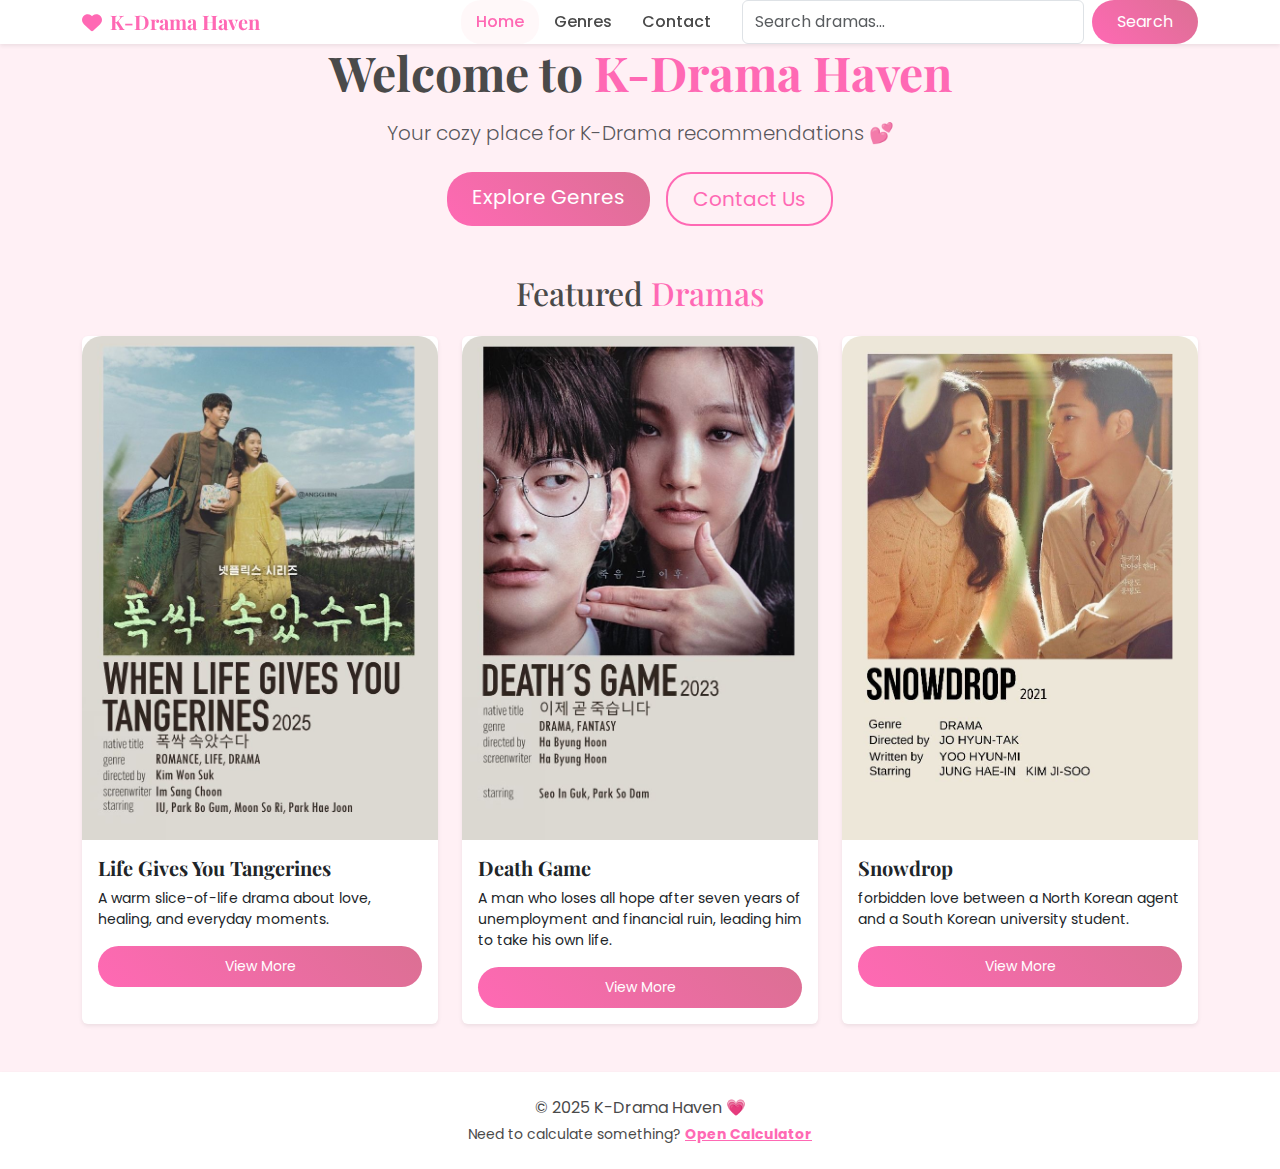
<file: index.html>
<!DOCTYPE html>
<html lang="en">
<head>
    <title>K-Drama Haven | Home</title>
    <meta charset="UTF-8">
    <meta name="viewport" content="width=device-width, initial-scale=1">

    <!-- Bootstrap -->
    <link href="https://cdn.jsdelivr.net/npm/bootstrap@5.3.2/dist/css/bootstrap.min.css" rel="stylesheet">

    <!-- Icons -->
    <link rel="stylesheet" href="https://cdnjs.cloudflare.com/ajax/libs/font-awesome/6.4.0/css/all.min.css">

    <!-- Fonts -->
    <link href="https://fonts.googleapis.com/css2?family=Playfair+Display:wght@600&family=Poppins:wght@300;400;500&display=swap" rel="stylesheet">

    <!-- CSS -->
    <link rel="stylesheet" href="style.css">
</head>

<body class="bg-pink-light">

<!-- NAVBAR -->
<nav class="navbar navbar-expand-lg bg-white shadow-sm sticky-top p-0">
    <div class="container">
        <a class="navbar-brand fw-bold text-pink" href="index.html">
            <i class="fas fa-heart me-2"></i>K-Drama Haven
        </a>

        <button class="navbar-toggler" type="button" data-bs-toggle="collapse" data-bs-target="#navbarNav">
            <span class="navbar-toggler-icon"></span>
        </button>

        <div class="collapse navbar-collapse" id="navbarNav">
            <ul class="navbar-nav ms-auto me-3">
                <li class="nav-item"><a class="nav-link active" href="index.html">Home</a></li>
                <li class="nav-item"><a class="nav-link" href="genres.html">Genres</a></li>
                <li class="nav-item"><a class="nav-link" href="contact.html">Contact</a></li>
            </ul>

            <form class="d-flex" role="search">
                <input class="form-control me-2" type="search" placeholder="Search dramas...">
                <button class="btn btn-pink" type="submit">Search</button>
            </form>
        </div>
    </div>
</nav>

<!-- HERO -->
<section class="text-center mt-0 pt-0 pb-5">
    <div class="container">
        <h1 class="display-5 fw-bold mb-3 mt-0">
            Welcome to <span class="text-pink">K-Drama Haven</span>
        </h1>

        <p class="lead text-muted mb-4">
            Your cozy place for K-Drama recommendations 💕
        </p>

        <div class="d-flex justify-content-center gap-3">
            <a href="genres.html" class="btn btn-pink btn-lg">Explore Genres</a>
            <a href="contact.html" class="btn btn-outline-pink btn-lg">Contact Us</a>
        </div>
    </div>
</section>

<!-- FEATURED DRAMAS -->
<section class="pb-5">
    <div class="container">
        <h2 class="mb-4 text-center">
            Featured <span class="text-pink">Dramas</span>
        </h2>

        <div class="row g-4">

            <!-- CARD 1 -->
            <div class="col-md-4">
                <div class="card border-0 shadow-sm h-100 drama-card">
                    <img src="when life gives you tangerines.jpg"
                         class="card-img-top"
                         alt="Life Gives You Tangerines">
                    <div class="card-body">
                        <h5 class="card-title fw-bold">Life Gives You Tangerines</h5>
                        <p class="card-text small">
                            A warm slice-of-life drama about love, healing, and everyday moments.
                        </p>
                        <a href="romance.html" class="btn btn-pink btn-sm w-100">
                            View More
                        </a>
                    </div>
                </div>
            </div>

            <!-- CARD 2 -->
            <div class="col-md-4">
                <div class="card border-0 shadow-sm h-100 drama-card">
                    <img src="death game.jpg"
                         class="card-img-top"
                         alt="Death Game">
                    <div class="card-body">
                        <h5 class="card-title fw-bold">Death Game</h5>
                        <p class="card-text small">
                            A man who loses all hope after seven years of unemployment and financial ruin, 
                            leading him to take his own life. 
                        </p>
                        <a href="thriller.html" class="btn btn-pink btn-sm w-100">
                            View More
                        </a>
                    </div>
                </div>
            </div>

            <!-- CARD 3 -->
            <div class="col-md-4">
                <div class="card border-0 shadow-sm h-100 drama-card">
                    <img src="snowdrop.jpg"
                         class="card-img-top"
                         alt="Snowdrop">
                    <div class="card-body">
                        <h5 class="card-title fw-bold">Snowdrop</h5>
                        <p class="card-text small">
                           forbidden love between a North Korean agent and a South Korean university student. 
                        </p>
                        <a href="comedy.html" class="btn btn-pink btn-sm w-100">
                            View More
                        </a>
                    </div>
                </div>
            </div>

        </div>
    </div>
</section>

<footer class="bg-white text-center p-4 shadow-sm">
    <p class="mb-1">© 2025 K-Drama Haven 💗</p>
    <p class="small mb-0">
        Need to calculate something?
        <a href="calculator.html" class="text-pink fw-bold">
            Open Calculator
        </a>
    </p>
</footer>


<!-- Bootstrap JS (required for navbar toggler) -->
<script src="https://cdn.jsdelivr.net/npm/bootstrap@5.3.2/dist/js/bootstrap.bundle.min.js"></script>

</body>
</html>
</file>
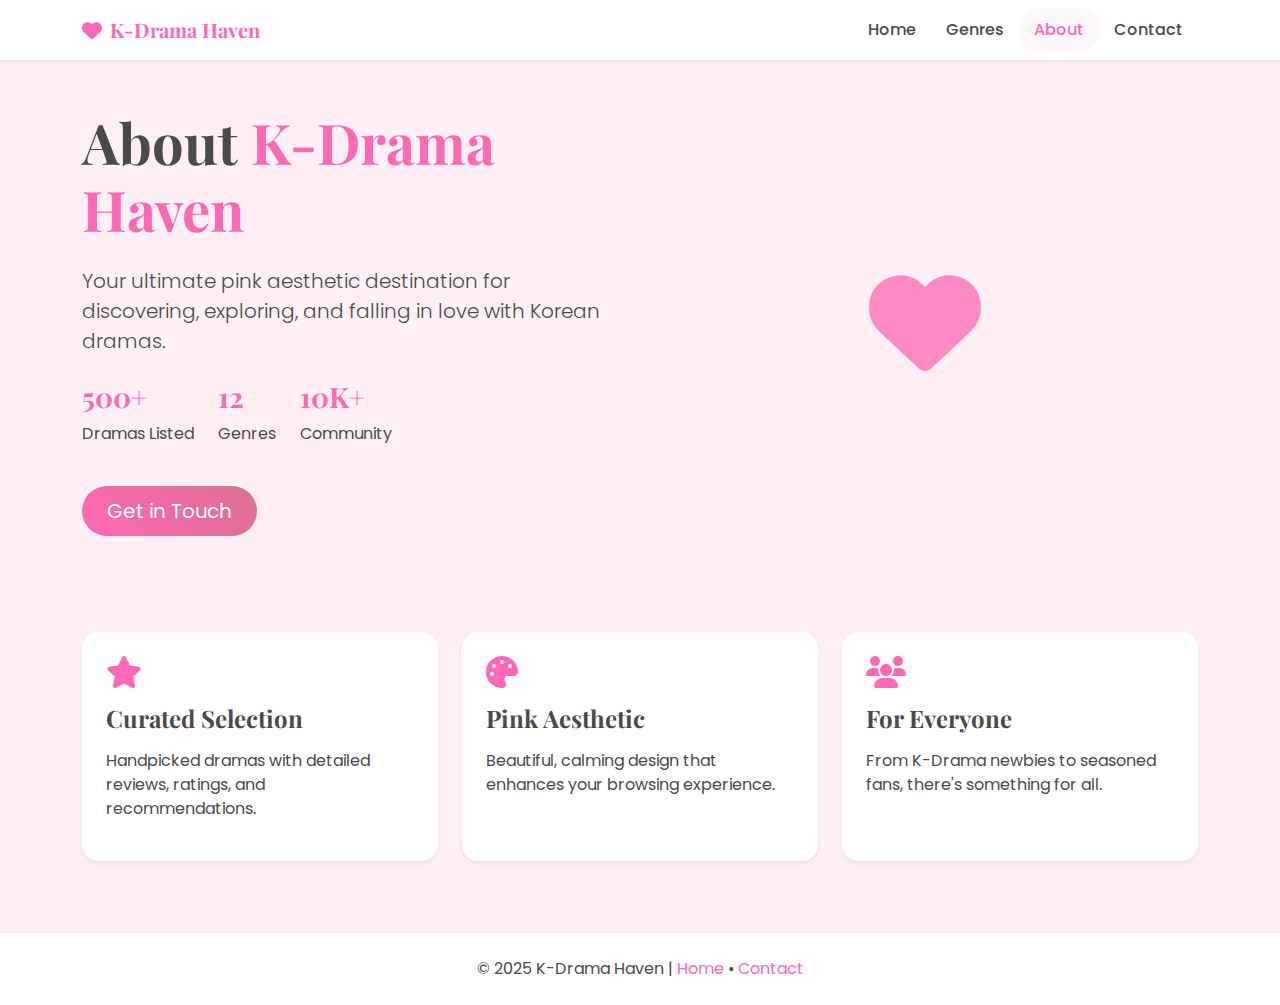
<file: about.html>
<!DOCTYPE html>
<html lang="en">
<head>
    <title>About | K-Drama Haven</title>
    <meta charset="UTF-8">
    <meta name="viewport" content="width=device-width, initial-scale=1">
    <link href="https://cdn.jsdelivr.net/npm/bootstrap@5.3.2/dist/css/bootstrap.min.css" rel="stylesheet">
    <link rel="stylesheet" href="https://cdnjs.cloudflare.com/ajax/libs/font-awesome/6.4.0/css/all.min.css">
    <link href="https://fonts.googleapis.com/css2?family=Playfair+Display:wght@400;700&family=Poppins:wght@300;400;500;600&display=swap" rel="stylesheet">
    <link rel="stylesheet" href="style.css">
</head>
<body class="bg-pink-light">
<nav class="navbar navbar-expand-lg navbar-light bg-white shadow-sm">
    <div class="container">
        <a class="navbar-brand fw-bold text-pink" href="index.html"><i class="fas fa-heart me-2"></i>K-Drama Haven</a>
        <button class="navbar-toggler" data-bs-toggle="collapse" data-bs-target="#navbarMenu"><span class="navbar-toggler-icon"></span></button>
        <div class="collapse navbar-collapse" id="navbarMenu">
            <ul class="navbar-nav ms-auto">
                <li class="nav-item"><a class="nav-link" href="index.html">Home</a></li>
                <li class="nav-item"><a class="nav-link" href="genres.html">Genres</a></li>
                <li class="nav-item"><a class="nav-link active" href="about.html">About</a></li>
                <li class="nav-item"><a class="nav-link" href="contact.html">Contact</a></li>
            </ul>
        </div>
    </div>
</nav>

<section class="about-section py-5">
    <div class="container">
        <div class="row align-items-center">
            <div class="col-lg-6">
                <h1 class="display-4 fw-bold mb-4">About <span class="text-pink">K-Drama Haven</span></h1>
                <p class="lead mb-4">Your ultimate pink aesthetic destination for discovering, exploring, and falling in love with Korean dramas.</p>
                <div class="d-flex mb-4">
                    <div class="me-4"><h3 class="text-pink fw-bold">500+</h3><p>Dramas Listed</p></div>
                    <div class="me-4"><h3 class="text-pink fw-bold">12</h3><p>Genres</p></div>
                    <div><h3 class="text-pink fw-bold">10K+</h3><p>Community</p></div>
                </div>
                <a href="contact.html" class="btn btn-pink btn-lg">Get in Touch</a>
            </div>
            <div class="col-lg-6 text-center">
                <div class="about-image p-4">
                    <i class="fas fa-heart fa-7x text-pink opacity-75"></i>
                </div>
            </div>
        </div>
        
        <div class="row mt-5 pt-5">
            <div class="col-md-4 mb-4">
                <div class="p-4 bg-white rounded-4 shadow-sm h-100">
                    <i class="fas fa-star fa-2x text-pink mb-3"></i>
                    <h4 class="fw-bold mb-3">Curated Selection</h4>
                    <p>Handpicked dramas with detailed reviews, ratings, and recommendations.</p>
                </div>
            </div>
            <div class="col-md-4 mb-4">
                <div class="p-4 bg-white rounded-4 shadow-sm h-100">
                    <i class="fas fa-palette fa-2x text-pink mb-3"></i>
                    <h4 class="fw-bold mb-3">Pink Aesthetic</h4>
                    <p>Beautiful, calming design that enhances your browsing experience.</p>
                </div>
            </div>
            <div class="col-md-4 mb-4">
                <div class="p-4 bg-white rounded-4 shadow-sm h-100">
                    <i class="fas fa-users fa-2x text-pink mb-3"></i>
                    <h4 class="fw-bold mb-3">For Everyone</h4>
                    <p>From K-Drama newbies to seasoned fans, there's something for all.</p>
                </div>
            </div>
        </div>
    </div>
</section>

<footer class="bg-white text-center p-4 shadow-sm">
    <div class="container">
        <p class="mb-0">© 2025 K-Drama Haven | <a href="index.html" class="text-pink text-decoration-none">Home</a> • <a href="contact.html" class="text-pink text-decoration-none">Contact</a></p>
    </div>
</footer>
<script src="https://cdn.jsdelivr.net/npm/bootstrap@5.3.2/dist/js/bootstrap.bundle.min.js"></script>
</body>
</html>
</file>
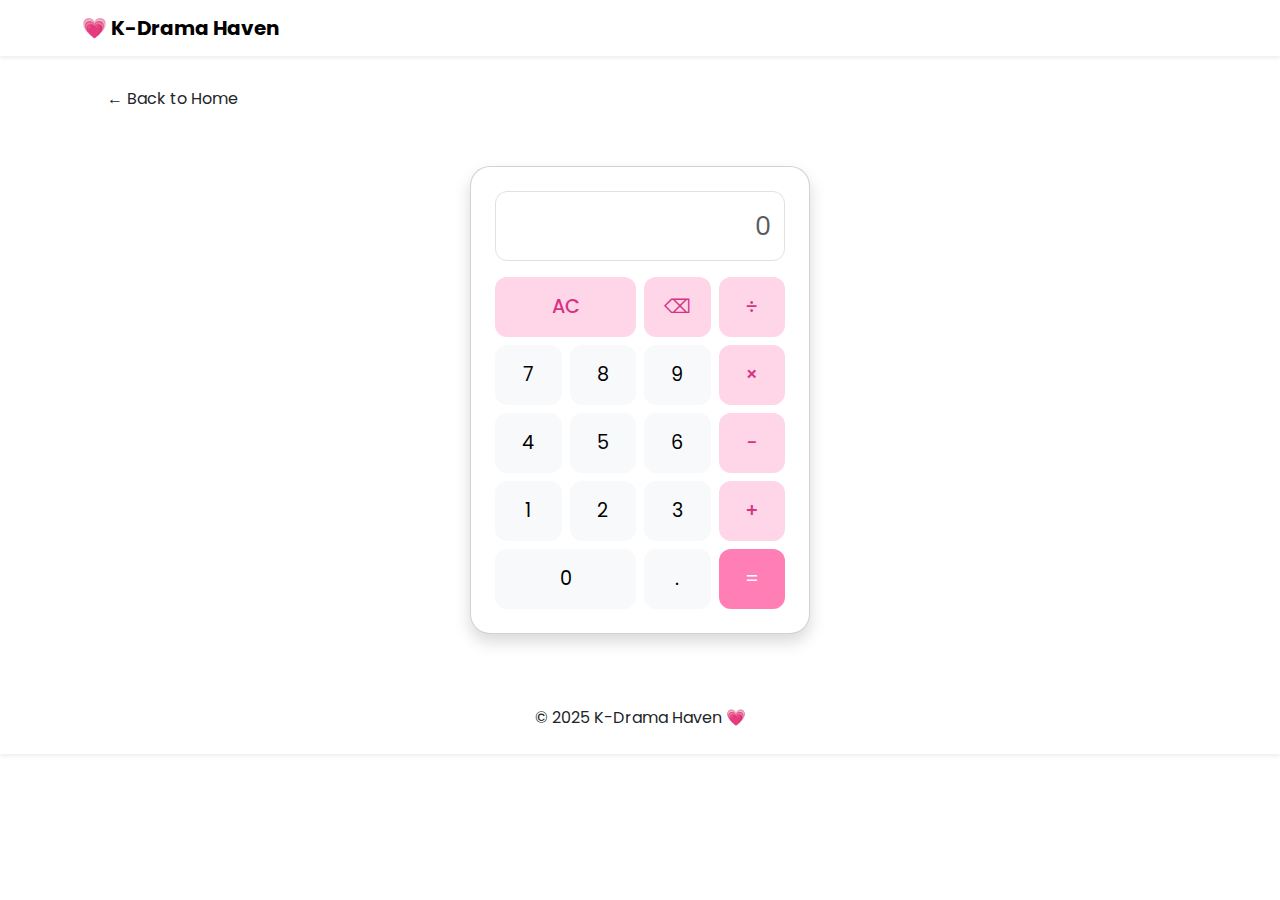
<file: calculator.html>
<!DOCTYPE html>
<html lang="en">
<head>
    <title>Calculator | K-Drama Haven</title>
    <meta charset="UTF-8">
    <meta name="viewport" content="width=device-width, initial-scale=1">

    <!-- Bootstrap -->
    <link href="https://cdn.jsdelivr.net/npm/bootstrap@5.3.2/dist/css/bootstrap.min.css" rel="stylesheet">

    <!-- Font -->
    <link href="https://fonts.googleapis.com/css2?family=Poppins:wght@400;500&display=swap" rel="stylesheet">

    <style>
        body {
            font-family: 'Poppins', sans-serif;
        }

        .calculator {
            width: 340px;
            border-radius: 20px;
        }

        #display {
            height: 70px;
            font-size: 1.6rem;
            text-align: right;
            border-radius: 12px;
        }

        .calc-btn {
            height: 60px;
            font-size: 1.2rem;
            border-radius: 12px;
        }

        .btn-pink {
            background-color: #ff7eb6;
            color: white;
            border: none;
        }

        .btn-pink:hover {
            background-color: #ff5fa2;
        }

        .btn-operator {
            background-color: #ffd6e8;
            color: #d63384;
            font-weight: 500;
        }

        .btn-operator:hover {
            background-color: #ffbddb;
        }
    </style>
</head>

<body class="bg-pink-light">

<!-- NAVBAR -->
<nav class="navbar bg-white shadow-sm">
    <div class="container">
        <a class="navbar-brand fw-bold text-pink" href="index.html">
            💗 K-Drama Haven
        </a>
    </div>
</nav>

<!-- BACK BUTTON -->
<div class="container mt-4">
    <a href="index.html" class="btn btn-outline-pink rounded-pill px-4">
        ← Back to Home
    </a>
</div>

<!-- CALCULATOR -->
<section class="py-5">
    <div class="container d-flex justify-content-center">
        <div class="calculator card shadow p-4">

            <input type="text" id="display" class="form-control mb-3" placeholder="0" readonly>

            <div class="row g-2">
                <!-- First row -->
                <div class="col-6">
                    <button class="btn btn-operator calc-btn w-100" onclick="clearAll()">AC</button>
                </div>
                <div class="col-3">
                    <button class="btn btn-operator calc-btn w-100" onclick="del()">⌫</button>
                </div>
                <div class="col-3">
                    <button class="btn btn-operator calc-btn w-100" onclick="append('/')">÷</button>
                </div>

                <!-- Numbers -->
                <div class="col-3"><button class="btn btn-light calc-btn w-100" onclick="append('7')">7</button></div>
                <div class="col-3"><button class="btn btn-light calc-btn w-100" onclick="append('8')">8</button></div>
                <div class="col-3"><button class="btn btn-light calc-btn w-100" onclick="append('9')">9</button></div>
                <div class="col-3"><button class="btn btn-operator calc-btn w-100" onclick="append('*')">×</button></div>

                <div class="col-3"><button class="btn btn-light calc-btn w-100" onclick="append('4')">4</button></div>
                <div class="col-3"><button class="btn btn-light calc-btn w-100" onclick="append('5')">5</button></div>
                <div class="col-3"><button class="btn btn-light calc-btn w-100" onclick="append('6')">6</button></div>
                <div class="col-3"><button class="btn btn-operator calc-btn w-100" onclick="append('-')">−</button></div>

                <!-- ✅ FIXED: 1, 2, 3 row -->
                <div class="col-3"><button class="btn btn-light calc-btn w-100" onclick="append('1')">1</button></div>
                <div class="col-3"><button class="btn btn-light calc-btn w-100" onclick="append('2')">2</button></div>
                <div class="col-3"><button class="btn btn-light calc-btn w-100" onclick="append('3')">3</button></div>
                <div class="col-3"><button class="btn btn-operator calc-btn w-100" onclick="append('+')">+</button></div>

                <!-- Last row -->
                <div class="col-6"><button class="btn btn-light calc-btn w-100" onclick="append('0')">0</button></div>
                <div class="col-3"><button class="btn btn-light calc-btn w-100" onclick="append('.')">.</button></div>
                <div class="col-3"><button class="btn btn-pink calc-btn w-100" onclick="calculate()">=</button></div>
            </div>

        </div>
    </div>
</section>

<!-- FOOTER -->
<footer class="bg-white text-center p-4 shadow-sm">
    <p class="mb-0">© 2025 K-Drama Haven 💗</p>
</footer>

<script>
let display = document.getElementById("display");

function append(value) {
    display.value += value;
}

function clearAll() {
    display.value = "";
}

function del() {
    display.value = display.value.slice(0, -1);
}

function calculate() {
    try {
        display.value = eval(display.value);
    } catch {
        display.value = "Error";
    }
}
</script>

</body>
</html>
</file>
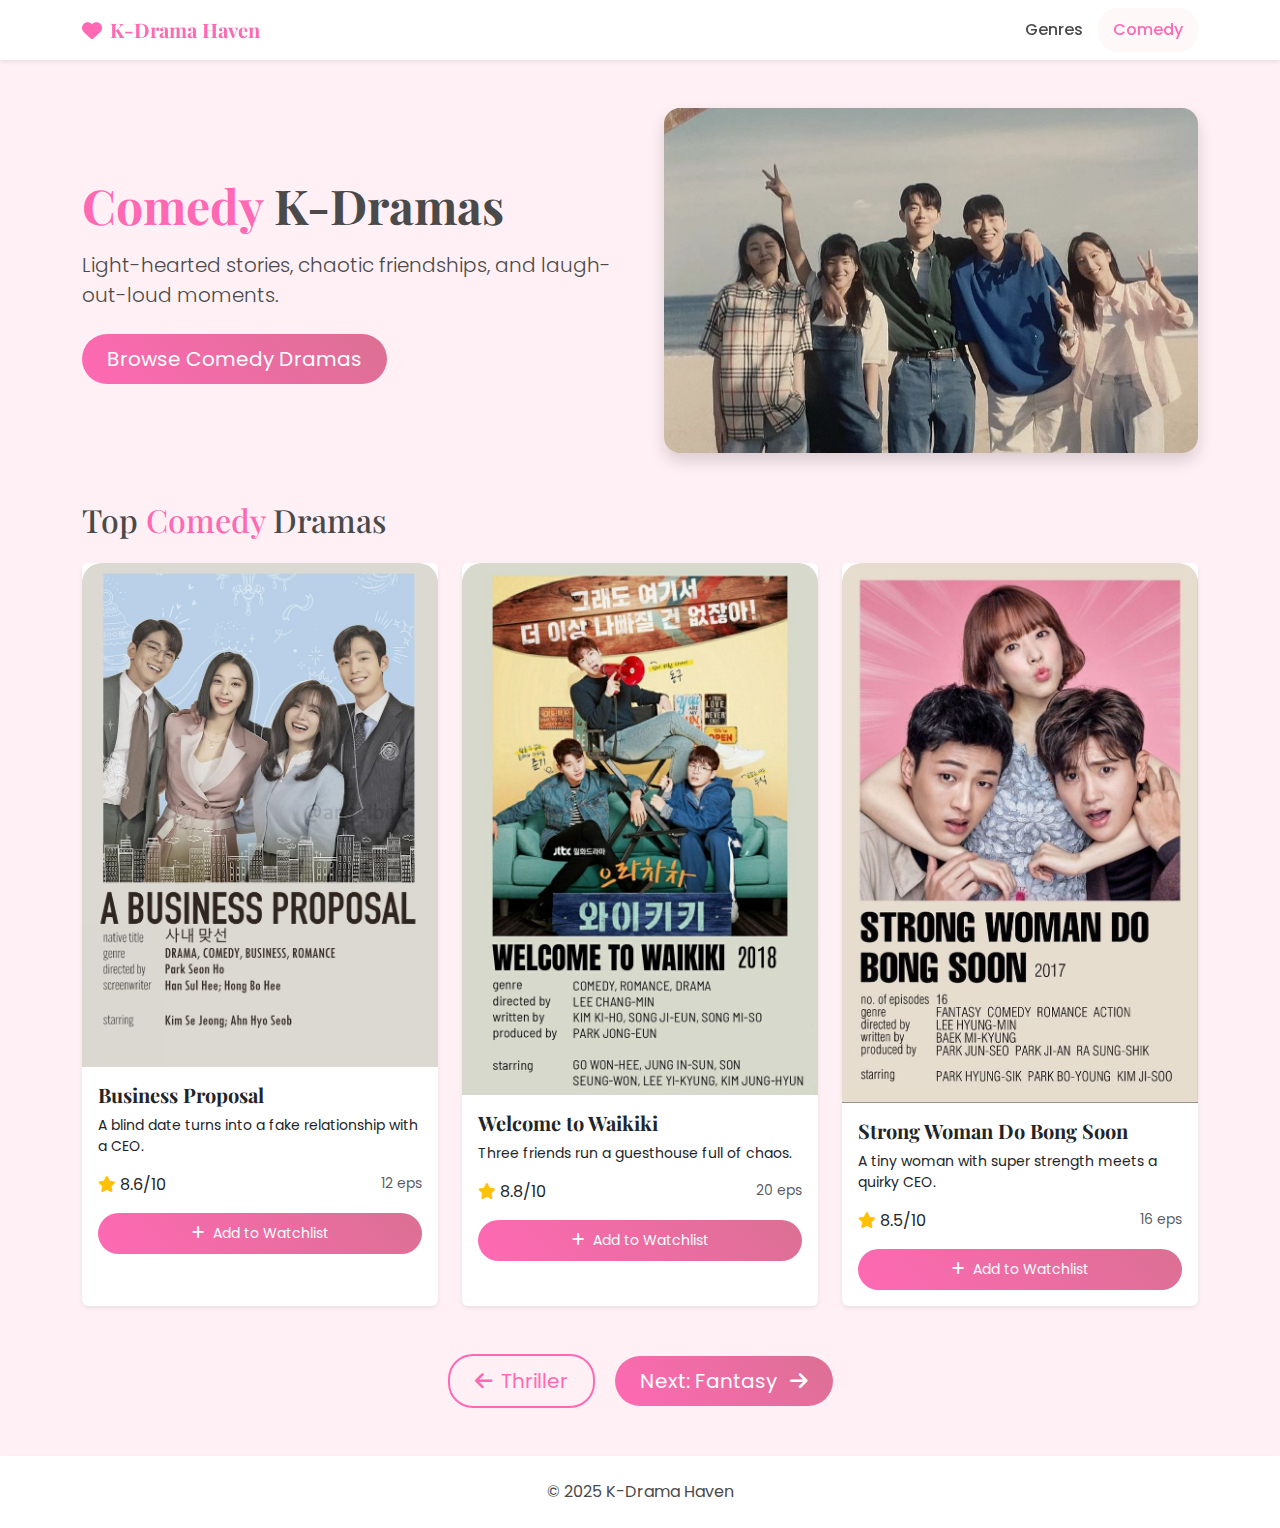
<file: comedy.html>
<!DOCTYPE html>
<html lang="en">
<head>
    <title>Comedy K-Dramas | K-Drama Haven</title>
    <meta charset="UTF-8">
    <meta name="viewport" content="width=device-width, initial-scale=1">

    <link href="https://cdn.jsdelivr.net/npm/bootstrap@5.3.2/dist/css/bootstrap.min.css" rel="stylesheet">
    <link rel="stylesheet" href="https://cdnjs.cloudflare.com/ajax/libs/font-awesome/6.4.0/css/all.min.css">
    <link href="https://fonts.googleapis.com/css2?family=Playfair+Display:wght@600&family=Poppins:wght@300;400;500&display=swap" rel="stylesheet">
    <link rel="stylesheet" href="style.css">
</head>

<body class="bg-pink-light">

<nav class="navbar navbar-expand-lg bg-white shadow-sm sticky-top">
    <div class="container">
        <a class="navbar-brand fw-bold text-pink" href="index.html">
            <i class="fas fa-heart me-2"></i>K-Drama Haven
        </a>
        <ul class="navbar-nav ms-auto">
            <li class="nav-item"><a class="nav-link" href="genres.html">Genres</a></li>
            <li class="nav-item"><a class="nav-link active" href="comedy.html">Comedy</a></li>
        </ul>
    </div>
</nav>

<section class="py-5">
<div class="container">

<!-- HERO -->
<div class="row align-items-center mb-5 g-5">
    <div class="col-lg-6">
        <h1 class="display-5 fw-bold mb-3">
            <span class="text-pink">Comedy</span> K-Dramas
        </h1>
        <p class="lead mb-4">
            Light-hearted stories, chaotic friendships, and laugh-out-loud moments.
        </p>
        <a href="#dramas" class="btn btn-pink btn-lg">Browse Comedy Dramas</a>
    </div>
    <div class="col-lg-6">
        <img src="comedy wallpaper.jpg" class="img-fluid rounded-4 shadow loading-img" alt="Comedy Kdrama">
    </div>
</div>

<h2 id="dramas" class="mb-4">
Top <span class="text-pink">Comedy</span> Dramas
</h2>

<div class="row g-4">

<!-- CARD -->
<div class="col-md-4">
<div class="card border-0 shadow-sm h-100 drama-card">
    <img src="busin.jpg" class="card-img-top loading-img" alt="">
    <div class="card-body">
        <h5 class="card-title fw-bold">Business Proposal</h5>
        <p class="card-text small">A blind date turns into a fake relationship with a CEO.</p>
        <div class="d-flex justify-content-between">
            <span><i class="fas fa-star text-warning"></i> 8.6/10</span>
            <span class="text-muted small">12 eps</span>
        </div>
        <button class="btn btn-pink btn-sm w-100 mt-3 watchlist-btn">
            <i class="fas fa-plus me-2"></i>Add to Watchlist
        </button>
    </div>
</div>
</div>

<!-- CARD -->
<div class="col-md-4">
<div class="card border-0 shadow-sm h-100 drama-card">
    <img src="welcome to waikiki.jpg" class="card-img-top loading-img" alt="">
    <div class="card-body">
        <h5 class="card-title fw-bold">Welcome to Waikiki</h5>
        <p class="card-text small">Three friends run a guesthouse full of chaos.</p>
        <div class="d-flex justify-content-between">
            <span><i class="fas fa-star text-warning"></i> 8.8/10</span>
            <span class="text-muted small">20 eps</span>
        </div>
        <button class="btn btn-pink btn-sm w-100 mt-3 watchlist-btn">
            <i class="fas fa-plus me-2"></i>Add to Watchlist
        </button>
    </div>
</div>
</div>

<!-- CARD -->
<div class="col-md-4">
<div class="card border-0 shadow-sm h-100 drama-card">
    <img src="strong woman do bong soon.jpg
    " class="card-img-top loading-img" alt="">
    <div class="card-body">
        <h5 class="card-title fw-bold">Strong Woman Do Bong Soon</h5>
        <p class="card-text small">A tiny woman with super strength meets a quirky CEO.</p>
        <div class="d-flex justify-content-between">
            <span><i class="fas fa-star text-warning"></i> 8.5/10</span>
            <span class="text-muted small">16 eps</span>
        </div>
        <button class="btn btn-pink btn-sm w-100 mt-3 watchlist-btn">
            <i class="fas fa-plus me-2"></i>Add to Watchlist
        </button>
    </div>
</div>
</div>

</div>

<div class="text-center mt-5">
    <a href="thriller.html" class="btn btn-outline-pink btn-lg me-3">
        <i class="fas fa-arrow-left me-2"></i>Thriller
    
    </a>
    <a href="fantasy.html" class="btn btn-pink btn-lg">
        Next: Fantasy <i class="fas fa-arrow-right ms-2"></i>
    </a>
</div>

</div>
</section>

<footer class="bg-white text-center p-4 shadow-sm">
<p class="mb-0">© 2025 K-Drama Haven</p>
</footer>

</body>
</html>
</file>
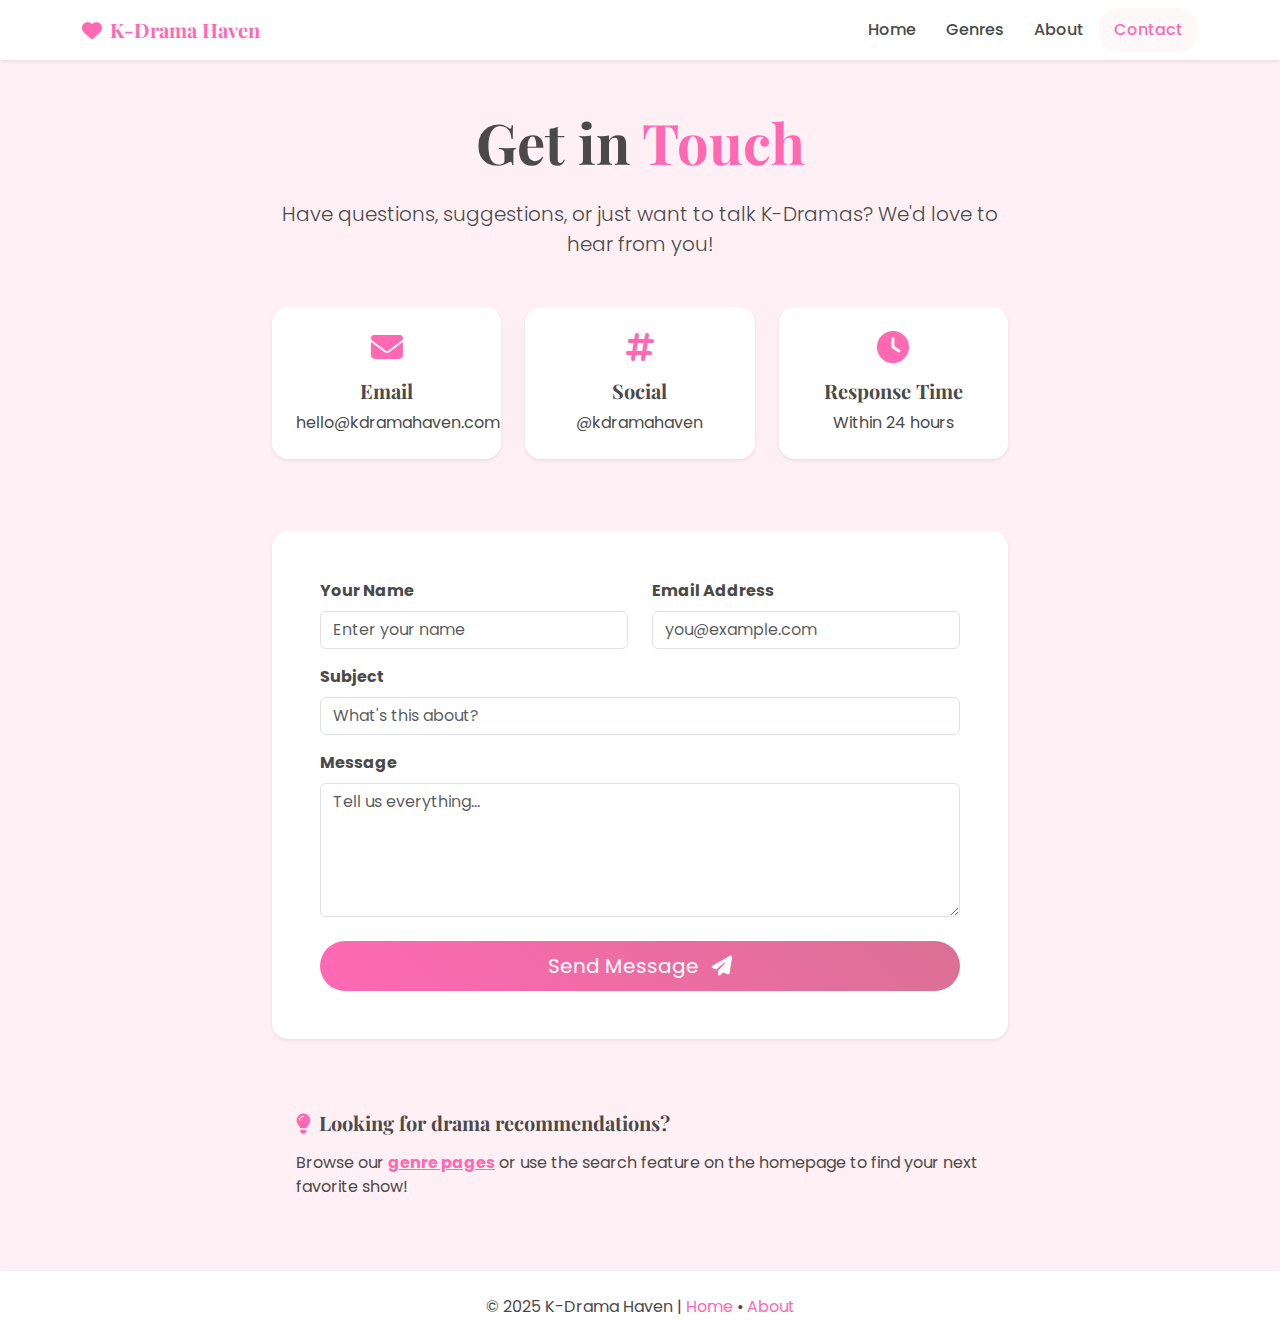
<file: contact.html>
<!DOCTYPE html>
<html lang="en">
<head>
    <title>Contact | K-Drama Haven</title>
    <meta charset="UTF-8">
    <meta name="viewport" content="width=device-width, initial-scale=1">
    <link href="https://cdn.jsdelivr.net/npm/bootstrap@5.3.2/dist/css/bootstrap.min.css" rel="stylesheet">
    <link rel="stylesheet" href="https://cdnjs.cloudflare.com/ajax/libs/font-awesome/6.4.0/css/all.min.css">
    <link href="https://fonts.googleapis.com/css2?family=Playfair+Display:wght@400;700&family=Poppins:wght@300;400;500;600&display=swap" rel="stylesheet">
    <link rel="stylesheet" href="style.css">
</head>
<body class="bg-pink-light">
<nav class="navbar navbar-expand-lg navbar-light bg-white shadow-sm">
    <div class="container">
        <a class="navbar-brand fw-bold text-pink" href="index.html"><i class="fas fa-heart me-2"></i>K-Drama Haven</a>
        <button class="navbar-toggler" data-bs-toggle="collapse" data-bs-target="#navbarMenu"><span class="navbar-toggler-icon"></span></button>
        <div class="collapse navbar-collapse" id="navbarMenu">
            <ul class="navbar-nav ms-auto">
                <li class="nav-item"><a class="nav-link" href="index.html">Home</a></li>
                <li class="nav-item"><a class="nav-link" href="genres.html">Genres</a></li>
                <li class="nav-item"><a class="nav-link" href="about.html">About</a></li>
                <li class="nav-item"><a class="nav-link active" href="contact.html">Contact</a></li>
            </ul>
        </div>
    </div>
</nav>

<section class="contact-section py-5">
    <div class="container">
        <div class="row justify-content-center">
            <div class="col-lg-8">
                <h1 class="display-4 fw-bold text-center mb-4">Get in <span class="text-pink">Touch</span></h1>
                <p class="text-center lead mb-5">Have questions, suggestions, or just want to talk K-Dramas? We'd love to hear from you!</p>
                
                <div class="row mb-5">
                    <div class="col-md-4 text-center mb-4">
                        <div class="p-4 bg-white rounded-4 shadow-sm">
                            <i class="fas fa-envelope fa-2x text-pink mb-3"></i>
                            <h5 class="fw-bold">Email</h5>
                            <p class="mb-0">hello@kdramahaven.com</p>
                        </div>
                    </div>
                    <div class="col-md-4 text-center mb-4">
                        <div class="p-4 bg-white rounded-4 shadow-sm">
                            <i class="fas fa-hashtag fa-2x text-pink mb-3"></i>
                            <h5 class="fw-bold">Social</h5>
                            <p class="mb-0">@kdramahaven</p>
                        </div>
                    </div>
                    <div class="col-md-4 text-center mb-4">
                        <div class="p-4 bg-white rounded-4 shadow-sm">
                            <i class="fas fa-clock fa-2x text-pink mb-3"></i>
                            <h5 class="fw-bold">Response Time</h5>
                            <p class="mb-0">Within 24 hours</p>
                        </div>
                    </div>
                </div>
                
                <div class="bg-white rounded-4 shadow-sm p-4 p-md-5">
                    <form class="contact-form">
                        <div class="row">
                            <div class="col-md-6 mb-3">
                                <label class="form-label fw-bold">Your Name</label>
                                <input type="text" class="form-control" placeholder="Enter your name" required>
                            </div>
                            <div class="col-md-6 mb-3">
                                <label class="form-label fw-bold">Email Address</label>
                                <input type="email" class="form-control" placeholder="you@example.com" required>
                            </div>
                        </div>
                        <div class="mb-3">
                            <label class="form-label fw-bold">Subject</label>
                            <input type="text" class="form-control" placeholder="What's this about?" required>
                        </div>
                        <div class="mb-4">
                            <label class="form-label fw-bold">Message</label>
                            <textarea class="form-control" rows="5" placeholder="Tell us everything..." required></textarea>
                        </div>
                        <button type="submit" class="btn btn-pink btn-lg w-100">Send Message <i class="fas fa-paper-plane ms-2"></i></button>
                    </form>
                </div>
                
                <div class="mt-5 p-4 bg-pink-light rounded-4">
                    <h5 class="fw-bold mb-3"><i class="fas fa-lightbulb me-2 text-pink"></i>Looking for drama recommendations?</h5>
                    <p class="mb-0">Browse our <a href="genres.html" class="text-pink fw-bold">genre pages</a> or use the search feature on the homepage to find your next favorite show!</p>
                </div>
            </div>
        </div>
    </div>
</section>

<footer class="bg-white text-center p-4 shadow-sm">
    <div class="container">
        <p class="mb-0">© 2025 K-Drama Haven | <a href="index.html" class="text-pink text-decoration-none">Home</a> • <a href="about.html" class="text-pink text-decoration-none">About</a></p>
    </div>
</footer>

</body>
</html>
</file>
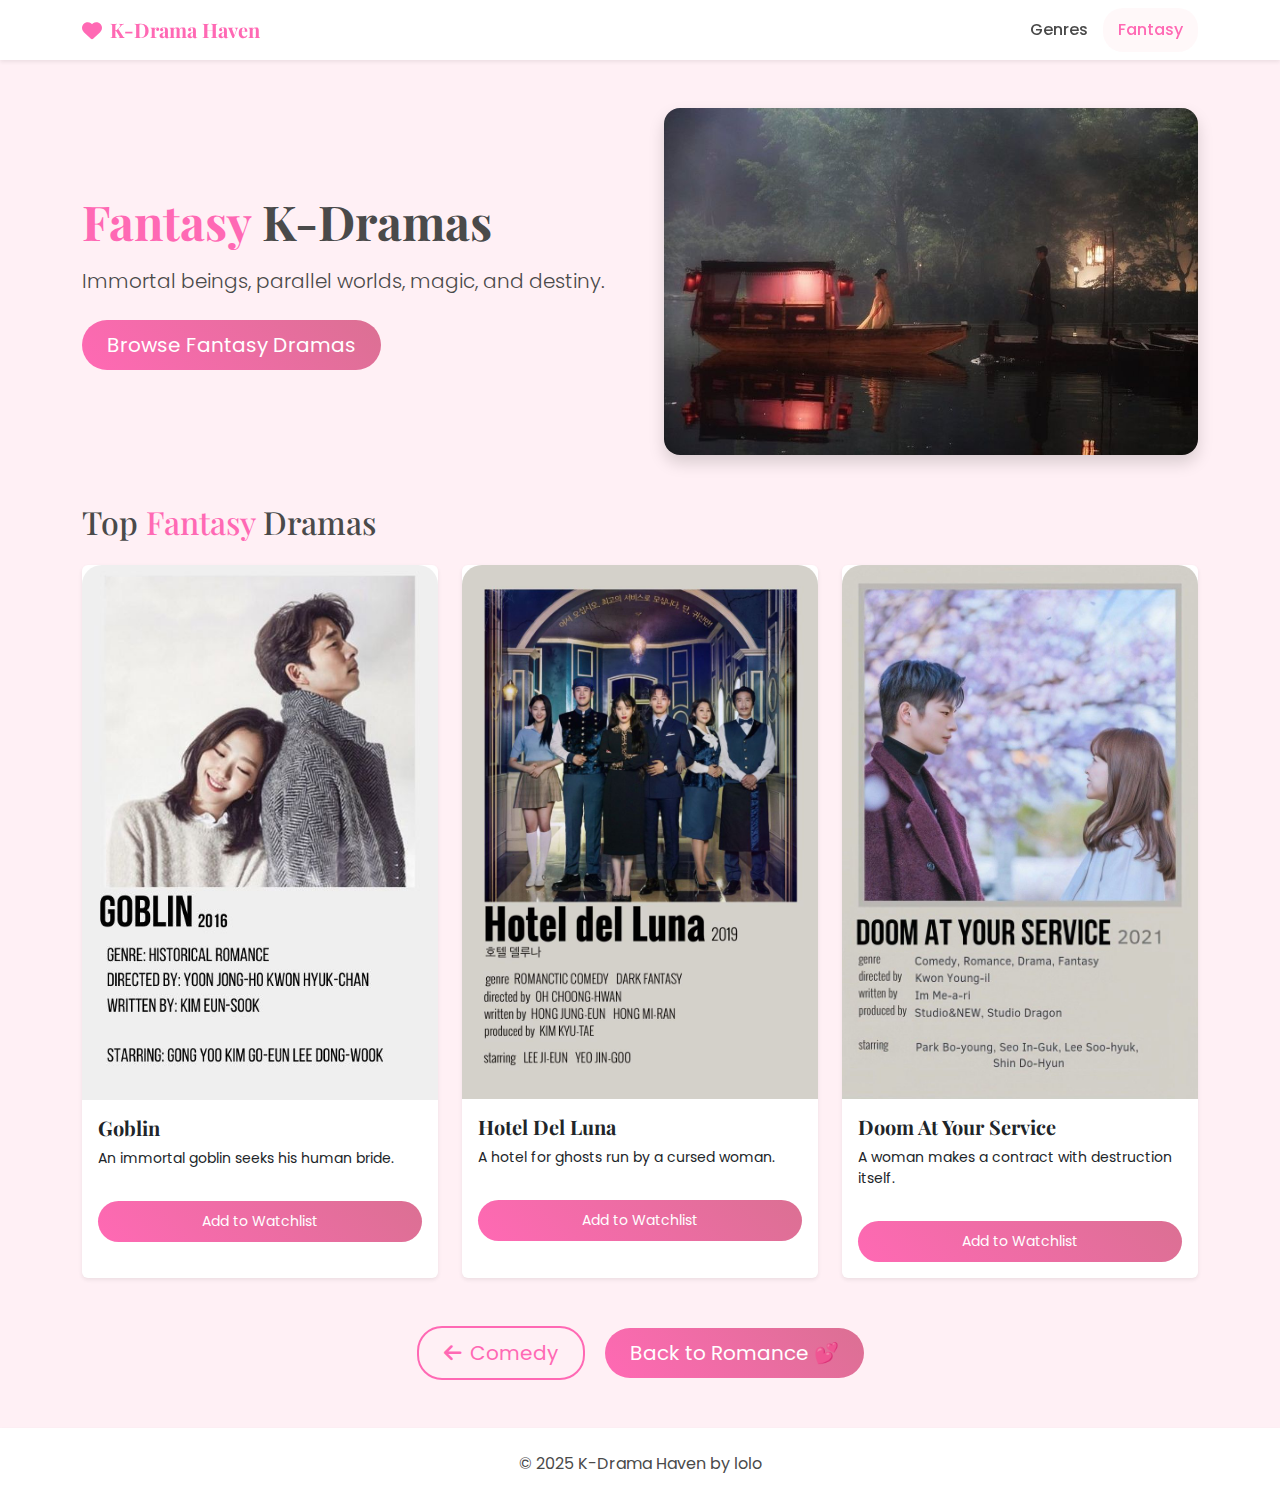
<file: fantasy.html>
<!DOCTYPE html>
<html lang="en">
<head>
    <title>Fantasy K-Dramas | K-Drama Haven</title>
    <meta charset="UTF-8">
    <meta name="viewport" content="width=device-width, initial-scale=1">

    <link href="https://cdn.jsdelivr.net/npm/bootstrap@5.3.2/dist/css/bootstrap.min.css" rel="stylesheet">
    <link rel="stylesheet" href="https://cdnjs.cloudflare.com/ajax/libs/font-awesome/6.4.0/css/all.min.css">
    <link href="https://fonts.googleapis.com/css2?family=Playfair+Display:wght@600&family=Poppins:wght@300;400;500&display=swap" rel="stylesheet">
    <link rel="stylesheet" href="style.css">
</head>

<body class="bg-pink-light">

<nav class="navbar navbar-expand-lg bg-white shadow-sm sticky-top">
<div class="container">
    <a class="navbar-brand fw-bold text-pink" href="index.html">
        <i class="fas fa-heart me-2"></i>K-Drama Haven
    </a>
    <ul class="navbar-nav ms-auto">
        <li class="nav-item"><a class="nav-link" href="genres.html">Genres</a></li>
        <li class="nav-item"><a class="nav-link active" href="fantasy.html">Fantasy</a></li>
    </ul>
</div>
</nav>

<section class="py-5">
<div class="container">

<div class="row align-items-center mb-5 g-5">
<div class="col-lg-6">
    <h1 class="display-5 fw-bold mb-3">
        <span class="text-pink">Fantasy</span> K-Dramas
    </h1>
    <p class="lead mb-4">
        Immortal beings, parallel worlds, magic, and destiny.
    </p>
    <a href="#dramas" class="btn btn-pink btn-lg">Browse Fantasy Dramas</a>
</div>
<div class="col-lg-6">
    <img src="fantasy wallpaper.jpg" class="img-fluid rounded-4 shadow loading-img">
</div>
</div>

<h2 id="dramas" class="mb-4">
Top <span class="text-pink">Fantasy</span> Dramas
</h2>

<div class="row g-4">

<div class="col-md-4">
<div class="card border-0 shadow-sm h-100 drama-card">
    <img src="goblin.jpg" class="card-img-top loading-img">
    <div class="card-body">
        <h5 class="card-title fw-bold">Goblin</h5>
        <p class="card-text small">An immortal goblin seeks his human bride.</p>
        <button class="btn btn-pink btn-sm w-100 mt-3 watchlist-btn">Add to Watchlist</button>
    </div>
</div>
</div>

<div class="col-md-4">
<div class="card border-0 shadow-sm h-100 drama-card">
    <img src="hotel de luna.jpg" class="card-img-top loading-img">
    <div class="card-body">
        <h5 class="card-title fw-bold">Hotel Del Luna</h5>
        <p class="card-text small">A hotel for ghosts run by a cursed woman.</p>
        <button class="btn btn-pink btn-sm w-100 mt-3 watchlist-btn">Add to Watchlist</button>
    </div>
</div>
</div>

<div class="col-md-4">
<div class="card border-0 shadow-sm h-100 drama-card">
    <img src="doom at your service.jpg" class="card-img-top loading-img">
    <div class="card-body">
        <h5 class="card-title fw-bold">Doom At Your Service</h5>
        <p class="card-text small">A woman makes a contract with destruction itself.</p>
        <button class="btn btn-pink btn-sm w-100 mt-3 watchlist-btn">Add to Watchlist</button>
    </div>
</div>
</div>

</div>

<div class="text-center mt-5">
<a href="comedy.html" class="btn btn-outline-pink btn-lg me-3">
<i class="fas fa-arrow-left me-2"></i>Comedy
</a>
<a href="romance.html" class="btn btn-pink btn-lg">
Back to Romance 💕
</a>
</div>

</div>
</section>

<footer class="bg-white text-center p-4 shadow-sm">
<p class="mb-0">© 2025 K-Drama Haven by lolo </p>
</footer>

</body>
</html>
</file>
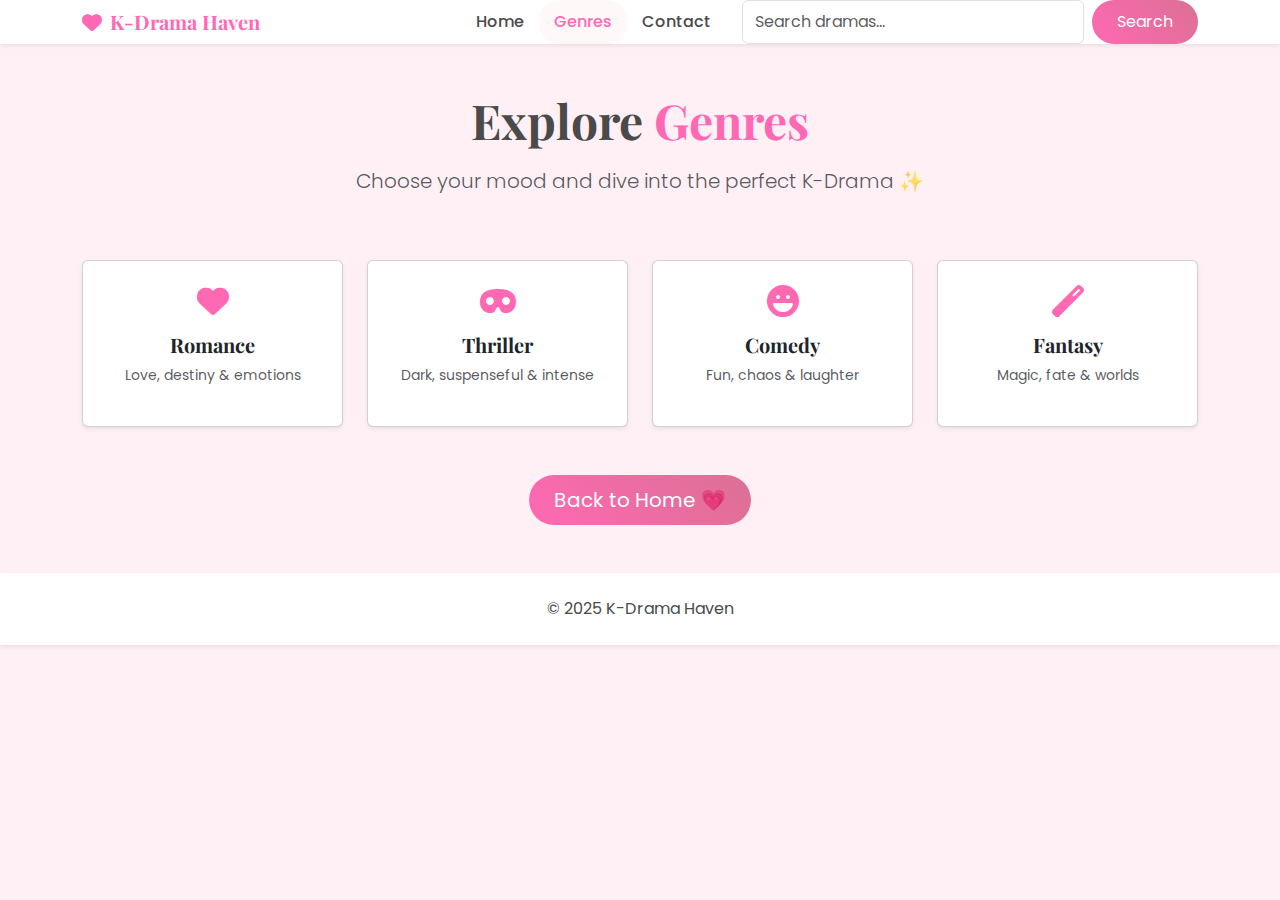
<file: genres.html>
<!DOCTYPE html>
<html lang="en">
<head>
    <title>Genres | K-Drama Haven</title>
    <meta charset="UTF-8">
    <meta name="viewport" content="width=device-width, initial-scale=1">

    <link href="https://cdn.jsdelivr.net/npm/bootstrap@5.3.2/dist/css/bootstrap.min.css" rel="stylesheet">
    <link rel="stylesheet" href="https://cdnjs.cloudflare.com/ajax/libs/font-awesome/6.4.0/css/all.min.css">
    <link href="https://fonts.googleapis.com/css2?family=Playfair+Display:wght@600&family=Poppins:wght@300;400;500&display=swap" rel="stylesheet">
    <link rel="stylesheet" href="style.css">
</head>

<body class="bg-pink-light">

<!-- NAVBAR -->
<nav class="navbar navbar-expand-lg bg-white shadow-sm sticky-top p-0">
    <div class="container">
        <a class="navbar-brand fw-bold text-pink" href="index.html">
            <i class="fas fa-heart me-2"></i>K-Drama Haven
        </a>

        <button class="navbar-toggler" type="button" data-bs-toggle="collapse" data-bs-target="#navbarNav">
            <span class="navbar-toggler-icon"></span>
        </button>

        <div class="collapse navbar-collapse" id="navbarNav">
            <ul class="navbar-nav ms-auto me-3">
                <li class="nav-item">
                    <a class="nav-link" href="index.html">Home</a>
                </li>
                <li class="nav-item">
                    <a class="nav-link active" href="genres.html">Genres</a>
                </li>
                <li class="nav-item">
                    <a class="nav-link" href="contact.html">Contact</a>
                </li>
            </ul>

            <form class="d-flex" role="search">
                <input class="form-control me-2" type="search" placeholder="Search dramas...">
                <button class="btn btn-pink" type="submit">Search</button>
            </form>
        </div>
    </div>
</nav>


<!-- HERO -->
<section class="py-5 text-center">
    <div class="container">
        <h1 class="display-5 fw-bold mb-3">
            Explore <span class="text-pink">Genres</span>
        </h1>
        <p class="lead text-muted">
            Choose your mood and dive into the perfect K-Drama ✨
        </p>
    </div>
</section>

<!-- GENRE GRID -->
<section class="pb-5">
<div class="container">
<div class="row g-4">

<!-- ROMANCE -->
<div class="col-md-6 col-lg-3">
    <a href="romance.html" class="text-decoration-none">
        <div class="card genre-card shadow-sm h-100 text-center p-4">
            <i class="fas fa-heart fa-2x text-pink mb-3"></i>
            <h5 class="fw-bold">Romance</h5>
            <p class="small text-muted">Love, destiny & emotions</p>
        </div>
    </a>
</div>

<!-- THRILLER -->
<div class="col-md-6 col-lg-3">
    <a href="thriller.html" class="text-decoration-none">
        <div class="card genre-card shadow-sm h-100 text-center p-4">
            <i class="fas fa-mask fa-2x text-pink mb-3"></i>
            <h5 class="fw-bold">Thriller</h5>
            <p class="small text-muted">Dark, suspenseful & intense</p>
        </div>
    </a>
</div>

<!-- COMEDY -->
<div class="col-md-6 col-lg-3">
    <a href="comedy.html" class="text-decoration-none">
        <div class="card genre-card shadow-sm h-100 text-center p-4">
            <i class="fas fa-laugh fa-2x text-pink mb-3"></i>
            <h5 class="fw-bold">Comedy</h5>
            <p class="small text-muted">Fun, chaos & laughter</p>
        </div>
    </a>
</div>

<!-- FANTASY -->
<div class="col-md-6 col-lg-3">
    <a href="fantasy.html" class="text-decoration-none">
        <div class="card genre-card shadow-sm h-100 text-center p-4">
            <i class="fas fa-magic fa-2x text-pink mb-3"></i>
            <h5 class="fw-bold">Fantasy</h5>
            <p class="small text-muted">Magic, fate & worlds</p>
        </div>
    </a>
</div>

</div>

<!-- BACK HOME -->
<div class="text-center mt-5">
    <a href="index.html" class="btn btn-pink btn-lg">
        Back to Home 💗
    </a>
</div>

</div>
</section>

<footer class="bg-white text-center p-4 shadow-sm">
    <p class="mb-0">© 2025 K-Drama Haven</p>
</footer>

</body>
</html>
</file>
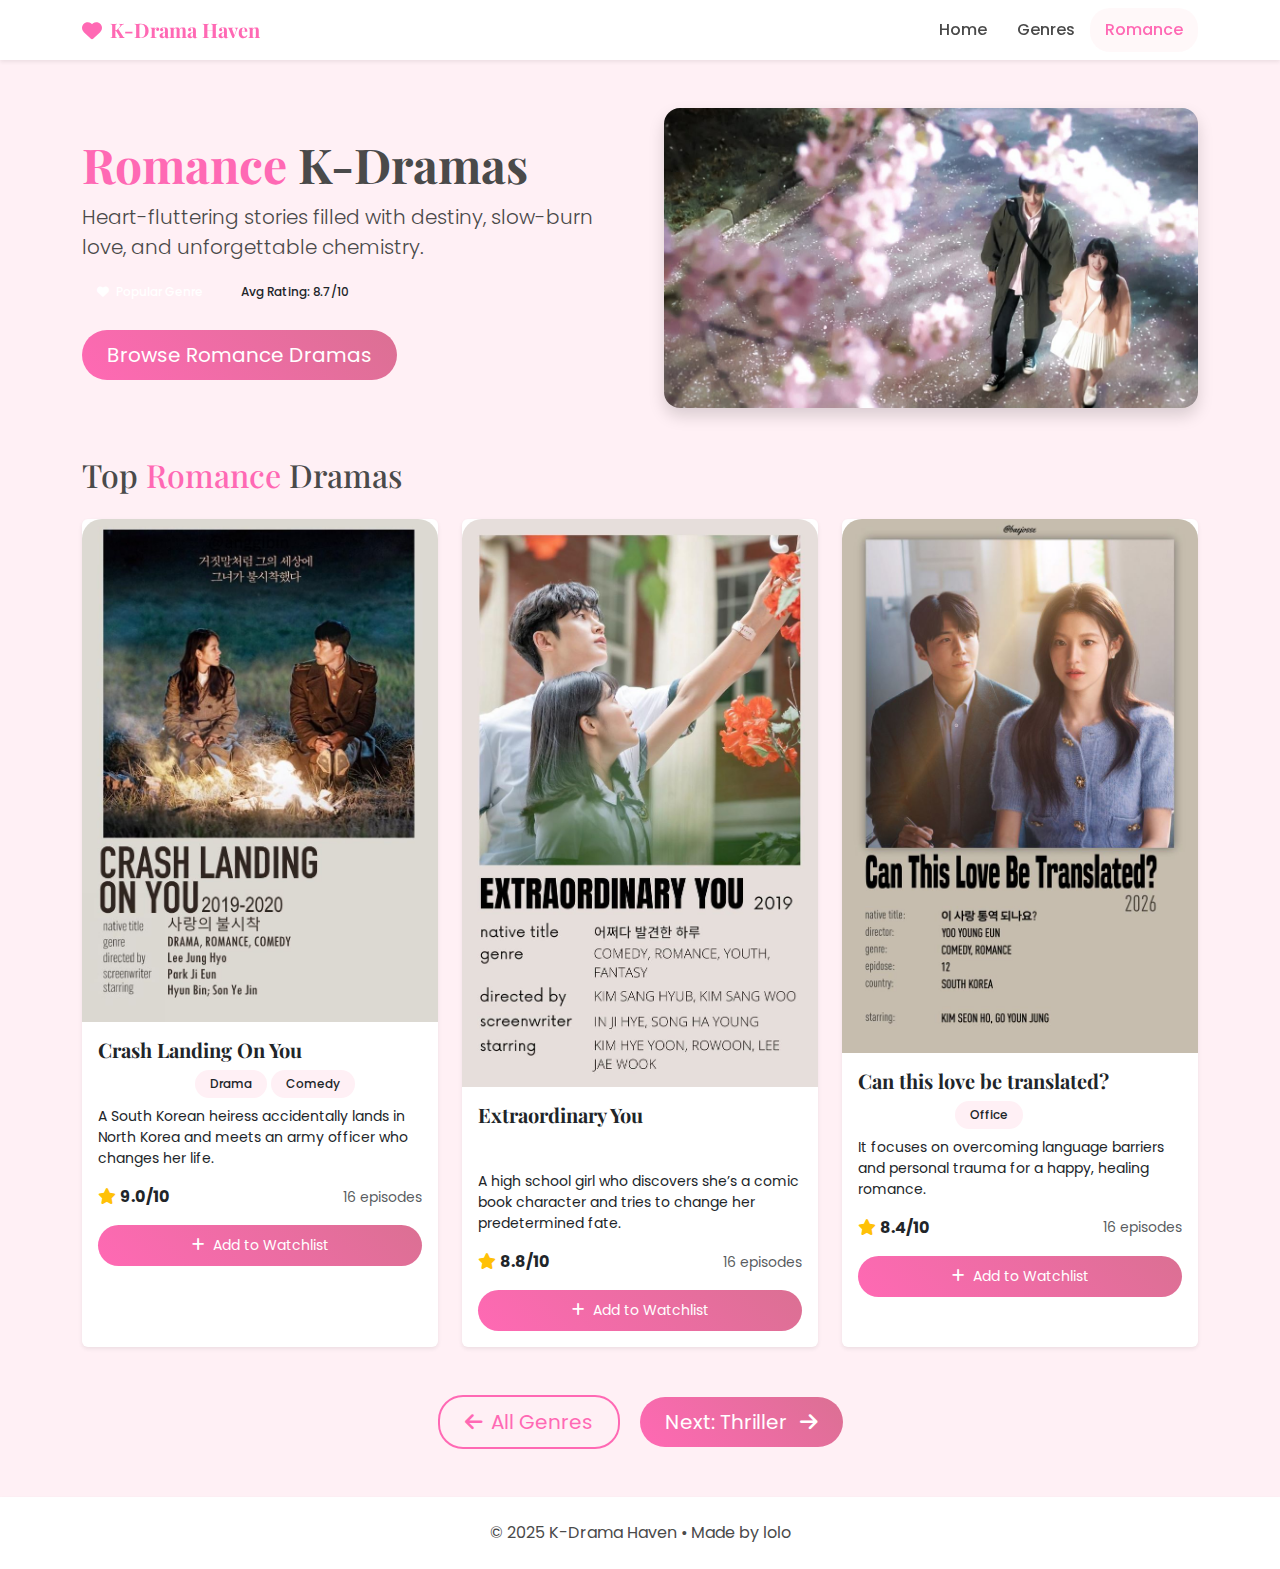
<file: romance.html>
<!DOCTYPE html>
<html lang="en">
<head>
    <title>Romance K-Dramas | K-Drama Haven</title>
    <meta charset="UTF-8">
    <meta name="viewport" content="width=device-width, initial-scale=1">

    <!-- Bootstrap -->
    <link href="https://cdn.jsdelivr.net/npm/bootstrap@5.3.2/dist/css/bootstrap.min.css" rel="stylesheet">

    <!-- Icons & Fonts -->
    <link rel="stylesheet" href="https://cdnjs.cloudflare.com/ajax/libs/font-awesome/6.4.0/css/all.min.css">
    <link href="https://fonts.googleapis.com/css2?family=Playfair+Display:wght@600&family=Poppins:wght@300;400;500&display=swap" rel="stylesheet">

    <!-- Custom CSS -->
    <link rel="stylesheet" href="style.css">
</head>

<body class="bg-pink-light">

<!-- NAVBAR -->
<nav class="navbar navbar-expand-lg bg-white shadow-sm sticky-top">
    <div class="container">
        <a class="navbar-brand fw-bold text-pink" href="index.html">
            <i class="fas fa-heart me-2"></i>K-Drama Haven
        </a>

        <button class="navbar-toggler" data-bs-toggle="collapse" data-bs-target="#navbarMenu">
            <span class="navbar-toggler-icon"></span>
        </button>

        <div class="collapse navbar-collapse" id="navbarMenu">
            <ul class="navbar-nav ms-auto">
                <li class="nav-item"><a class="nav-link" href="index.html">Home</a></li>
                <li class="nav-item"><a class="nav-link" href="genres.html">Genres</a></li>
                <li class="nav-item"><a class="nav-link active" href="romance.html">Romance</a></li>
            </ul>
        </div>
    </div>
</nav>

<!-- HERO -->
<section class="py-5">
    <div class="container">
        <div class="row align-items-center g-5 mb-5">
            <div class="col-lg-6">
                <h1 class="display-5 fw-bold">
                    <span class="text-pink">Romance</span> K-Dramas
                </h1>
                <p class="lead">
                    Heart-fluttering stories filled with destiny, slow-burn love,
                    and unforgettable chemistry.
                </p>

                <div class="d-flex flex-wrap gap-2 mb-4">
                    <span class="badge bg-pink px-3 py-2">
                        <i class="fas fa-heart me-1"></i> Popular Genre
                    </span>
                    <span class="badge bg-pink-light text-dark px-3 py-2">
                        Avg Rating: 8.7/10
                    </span>
                </div>

                <a href="#dramas" class="btn btn-pink btn-lg">
                    Browse Romance Dramas
                </a>
            </div>

            <div class="col-lg-6">
                <img src="wallpaper1.jpg" alt="Romantic K-Drama Scene"
                     class="img-fluid rounded-4 shadow loading-img">
            </div>
        </div>

        <!-- DRAMA LIST -->
        <h2 id="dramas" class="mb-4">
            Top <span class="text-pink">Romance</span> Dramas
        </h2>

        <div class="row g-4">

            <!-- DRAMA CARD -->
            <div class="col-md-4">
                <div class="card border-0 shadow-sm h-100 drama-card">
                    <img src="crash landing on you.jpg"
                         alt="Crash Landing On You"
                         class="card-img-top drama-img loading-img">

                    <div class="card-body">
                        <h5 class="card-title fw-bold">
                            Crash Landing On You
                        </h5>

                        <div class="mb-2">
                            <span class="badge badge-romance me-1">Romance</span>
                            <span class="badge bg-pink-light text-dark">Drama</span>
                            <span class="badge bg-pink-light text-dark">Comedy</span>
                        </div>

                        <p class="card-text small">
                            A South Korean heiress accidentally lands in North Korea
                            and meets an army officer who changes her life.
                        </p>

                        <div class="d-flex justify-content-between align-items-center">
                            <span>
                                <i class="fas fa-star text-warning"></i>
                                <strong>9.0/10</strong>
                            </span>
                            <span class="text-muted small">16 episodes</span>
                        </div>

                        <button class="btn btn-pink btn-sm w-100 mt-3 watchlist-btn">
                            <i class="fas fa-plus me-2"></i>Add to Watchlist
                        </button>
                    </div>
                </div>
            </div>

            <!-- DRAMA CARD -->
            <div class="col-md-4">
                <div class="card border-0 shadow-sm h-100 drama-card">
                    <img src="Extraordinary you.jpg"
                         alt="Extraordinary You"
                         class="card-img-top drama-img loading-img">

                    <div class="card-body">
                        <h5 class="card-title fw-bold">Extraordinary You</h5>

                        <div class="mb-2">
                            <span class="badge badge-romance me-1">Romance</span>
                        </div>

                        <p class="card-text small">
                           A high school girl who discovers she’s a comic book character and tries to change her predetermined fate.
                        </p>

                        <div class="d-flex justify-content-between align-items-center">
                            <span>
                                <i class="fas fa-star text-warning"></i>
                                <strong>8.8/10</strong>
                            </span>
                            <span class="text-muted small">16 episodes</span>
                        </div>

                        <button class="btn btn-pink btn-sm w-100 mt-3 watchlist-btn">
                            <i class="fas fa-plus me-2"></i>Add to Watchlist
                        </button>
                    </div>
                </div>
            </div>

            <!-- DRAMA CARD -->
            <div class="col-md-4">
                <div class="card border-0 shadow-sm h-100 drama-card">
                    <img src="Can This Love Be Translated.jpg"
                         alt="Can this love be translated?"
                         class="card-img-top drama-img loading-img">

                    <div class="card-body">
                        <h5 class="card-title fw-bold">
                            Can this love be translated?
                        </h5>

                        <div class="mb-2">
                            <span class="badge badge-romance me-1">Romance</span>
                            <span class="badge bg-pink-light text-dark">Office</span>
                        </div>

                        <p class="card-text small">
                            It focuses on overcoming language barriers and personal trauma for a happy, healing romance. 
                        </p>

                        <div class="d-flex justify-content-between align-items-center">
                            <span>
                                <i class="fas fa-star text-warning"></i>
                                <strong>8.4/10</strong>
                            </span>
                            <span class="text-muted small">16 episodes</span>
                        </div>

                        <button class="btn btn-pink btn-sm w-100 mt-3 watchlist-btn">
                            <i class="fas fa-plus me-2"></i>Add to Watchlist
                        </button>
                    </div>
                </div>
            </div>

        </div>

        <!-- NAVIGATION -->
        <div class="text-center mt-5">
            <a href="genres.html" class="btn btn-outline-pink btn-lg me-3">
                <i class="fas fa-arrow-left me-2"></i>All Genres
            </a>
            <a href="thriller.html" class="btn btn-pink btn-lg">
                Next: Thriller <i class="fas fa-arrow-right ms-2"></i>
            </a>
        </div>
    </div>
</section>

<footer class="bg-white text-center p-4 shadow-sm">
    <p class="mb-0">
        © 2025 K-Drama Haven • Made by lolo 
    </p>
</footer>

</body>
</html>
</file>
<file: style.css>
/* ===== PINK AESTHETIC THEME ===== */
:root {
    --primary-pink: #ffb6c1;
    --secondary-pink: #ffcce0;
    --accent-pink: #ff69b4;
    --dark-pink: #db7093;
    --bg-pink-light: #fff0f5;
    --bg-pink-lighter: #fffafc;
    --text-dark: #4a4a4a;
    --text-light: #777;
    --white: #ffffff;
    --shadow-pink: 0 5px 15px rgba(255, 105, 180, 0.1);
    --shadow-pink-strong: 0 10px 25px rgba(255, 105, 180, 0.15);
}

/* ===== CUSTOM BOOTSTRAP OVERRIDES ===== */
body {
    font-family: 'Poppins', sans-serif;
    background-color: var(--bg-pink-light);
    color: var(--text-dark);
     padding: 0;
    margin: 0;
}

h1, h2, h3, h4, h5, .navbar-brand {
    font-family: 'Playfair Display', serif;
}

/* ===== BACKGROUND COLORS ===== */
.bg-pink-light {
    background-color: var(--bg-pink-light) !important;
}

.bg-pink-lighter {
    background-color: var(--bg-pink-lighter) !important;
}

.bg-romance {
    background: linear-gradient(135deg, var(--primary-pink), var(--accent-pink)) !important;
    color: white !important;
}

.bg-thriller {
    background: linear-gradient(135deg, #9370db, #8a2be2) !important;
    color: white !important;
}

.bg-comedy {
    background: linear-gradient(135deg, #ffd700, #ffa500) !important;
    color: var(--text-dark) !important;
}

.bg-fantasy {
    background: linear-gradient(135deg, #87ceeb, #1e90ff) !important;
    color: white !important;
}

.bg-romance-light {
    background-color: rgba(255, 182, 193, 0.2) !important;
}

.bg-thriller-light {
    background-color: rgba(147, 112, 219, 0.2) !important;
}

.bg-fantasy-light {
    background-color: rgba(135, 206, 235, 0.2) !important;
}

/* ===== TEXT COLORS ===== */
.text-pink {
    color: var(--accent-pink) !important;
}

.text-purple {
    color: #9370db !important;
}

.text-fantasy {
    color: #1e90ff !important;
}

/* ===== BUTTONS ===== */
.btn-pink {
    background: linear-gradient(45deg, var(--accent-pink), var(--dark-pink)) !important;
    border: none !important;
    color: white !important;
    padding: 10px 25px !important;
    border-radius: 25px !important;
    transition: all 0.3s ease !important;
}

.btn-pink:hover {
    transform: translateY(-2px);
    box-shadow: var(--shadow-pink-strong);
    color: white !important;
}

.btn-outline-pink {
    border: 2px solid var(--accent-pink) !important;
    color: var(--accent-pink) !important;
    background: transparent !important;
    padding: 10px 25px !important;
    border-radius: 25px !important;
    transition: all 0.3s ease !important;
}

.btn-outline-pink:hover {
    background: linear-gradient(45deg, var(--accent-pink), var(--dark-pink)) !important;
    color: white !important;
    border-color: transparent !important;
}

/* ===== NAVBAR ===== */
.pink-nav {
    background-color: var(--white) !important;
    box-shadow: var(--shadow-pink) !important;
}

.nav-link {
    color: var(--text-dark) !important;
    font-weight: 500 !important;
    padding: 10px 15px !important;
    border-radius: 20px !important;
    transition: all 0.3s ease !important;
}

.nav-link:hover,
.nav-link.active {
    color: var(--accent-pink) !important;
    background-color: rgba(255, 182, 193, 0.1) !important;
}

.dropdown-menu {
    border: none !important;
    box-shadow: var(--shadow-pink-strong) !important;
    border-radius: 15px !important;
}

.dropdown-item:hover {
    background-color: rgba(255, 182, 193, 0.2) !important;
    border-radius: 5px !important;
}

.search-box {
    border: 2px solid var(--primary-pink) !important;
    border-radius: 20px !important;
    padding: 8px 15px !important;
}

.search-box:focus {
    box-shadow: 0 0 0 0.25rem rgba(255, 105, 180, 0.25) !important;
    border-color: var(--accent-pink) !important;
}

/* ===== HERO SECTION ===== */
.hero-section {
    background: linear-gradient(135deg, rgba(255, 182, 193, 0.2), rgba(255, 105, 180, 0.1));
    min-height: 80vh;
    display: flex;
    align-items: center;
    margin-top: -76px;
    padding-top: 76px;
}

.min-vh-80 {
    min-height: 80vh;
}

.hero-icons {
    position: relative;
    height: 300px;
}

.floating-icon {
    position: absolute;
    font-size: 4rem;
    color: var(--primary-pink);
    opacity: 0.7;
    animation: float 6s ease-in-out infinite;
}

.floating-icon:nth-child(1) {
    top: 20%;
    left: 20%;
    animation-delay: 0s;
}

.floating-icon:nth-child(2) {
    top: 50%;
    right: 20%;
    animation-delay: 2s;
}

.floating-icon:nth-child(3) {
    bottom: 20%;
    left: 40%;
    animation-delay: 4s;
}

@keyframes float {
    0%, 100% { transform: translateY(0) rotate(0); }
    50% { transform: translateY(-20px) rotate(5deg); }
}

/* ===== SECTION TITLES ===== */
.section-title {
    position: relative;
    display: inline-block;
    padding-bottom: 15px;
}

.section-title::after {
    content: '';
    position: absolute;
    bottom: 0;
    left: 50%;
    transform: translateX(-50%);
    width: 80px;
    height: 3px;
    background: linear-gradient(to right, var(--primary-pink), var(--accent-pink));
    border-radius: 2px;
}

/* ===== DRAMA CARDS ===== */
.drama-card-hover {
    transition: all 0.3s ease !important;
    border-radius: 20px !important;
    overflow: hidden !important;
}

.drama-card-hover:hover {
    transform: translateY(-10px) !important;
    box-shadow: var(--shadow-pink-strong) !important;
}

.card-img-top {
    border-top-left-radius: 20px !important;
    border-top-right-radius: 20px !important;
}

/* ===== GENRE CARDS ===== */
.genre-card {
    transition: all 0.3s ease !important;
    height: 100% !important;
    position: relative !important;
    overflow: hidden !important;
}

.genre-card::before {
    content: '';
    position: absolute;
    top: 0;
    left: -100%;
    width: 100%;
    height: 100%;
    background: linear-gradient(90deg, transparent, rgba(255, 255, 255, 0.3), transparent);
    transition: left 0.7s;
}

.genre-card:hover::before {
    left: 100%;
}

.genre-card:hover {
    transform: translateY(-10px) !important;
    box-shadow: var(--shadow-pink-strong) !important;
}

.genre-card-link {
    text-decoration: none !important;
    display: block !important;
}

/* ===== BADGES ===== */
.badge {
    padding: 8px 15px !important;
    border-radius: 20px !important;
    font-weight: 500 !important;
}

.bg-romance {
    background-color: var(--accent-pink) !important;
}

.bg-thriller {
    background-color: #8a2be2 !important;
}

.bg-fantasy {
    background-color: #1e90ff !important;
}

.bg-slice {
    background-color: #20b2aa !important;
}

.bg-mystery {
    background-color: #4b0082 !important;
}

/* ===== ACCORDION ===== */
.accordion-button {
    background-color: var(--white) !important;
    color: var(--text-dark) !important;
    font-weight: 500 !important;
}

.accordion-button:not(.collapsed) {
    color: var(--accent-pink) !important;
    background-color: rgba(255, 182, 193, 0.1) !important;
}

.accordion-button:focus {
    box-shadow: 0 0 0 0.25rem rgba(255, 105, 180, 0.25) !important;
    border-color: var(--primary-pink) !important;
}

/* ===== FOOTER ===== */
footer a:hover {
    color: var(--accent-pink) !important;
    transform: translateX(5px);
    display: inline-block;
    transition: all 0.3s ease;
}

/* ===== RESPONSIVE ===== */
@media (max-width: 768px) {
    .hero-section {
        min-height: 70vh;
    }
    
    .display-4 {
        font-size: 2.5rem !important;
    }
    
    .hero-icons {
        height: 200px;
        margin-top: 2rem;
    }
    
    .floating-icon {
        font-size: 2.5rem;
    }
    body {
    margin: 0;
}

.navbar {
    margin-bottom: 0;
}
}
</file>
